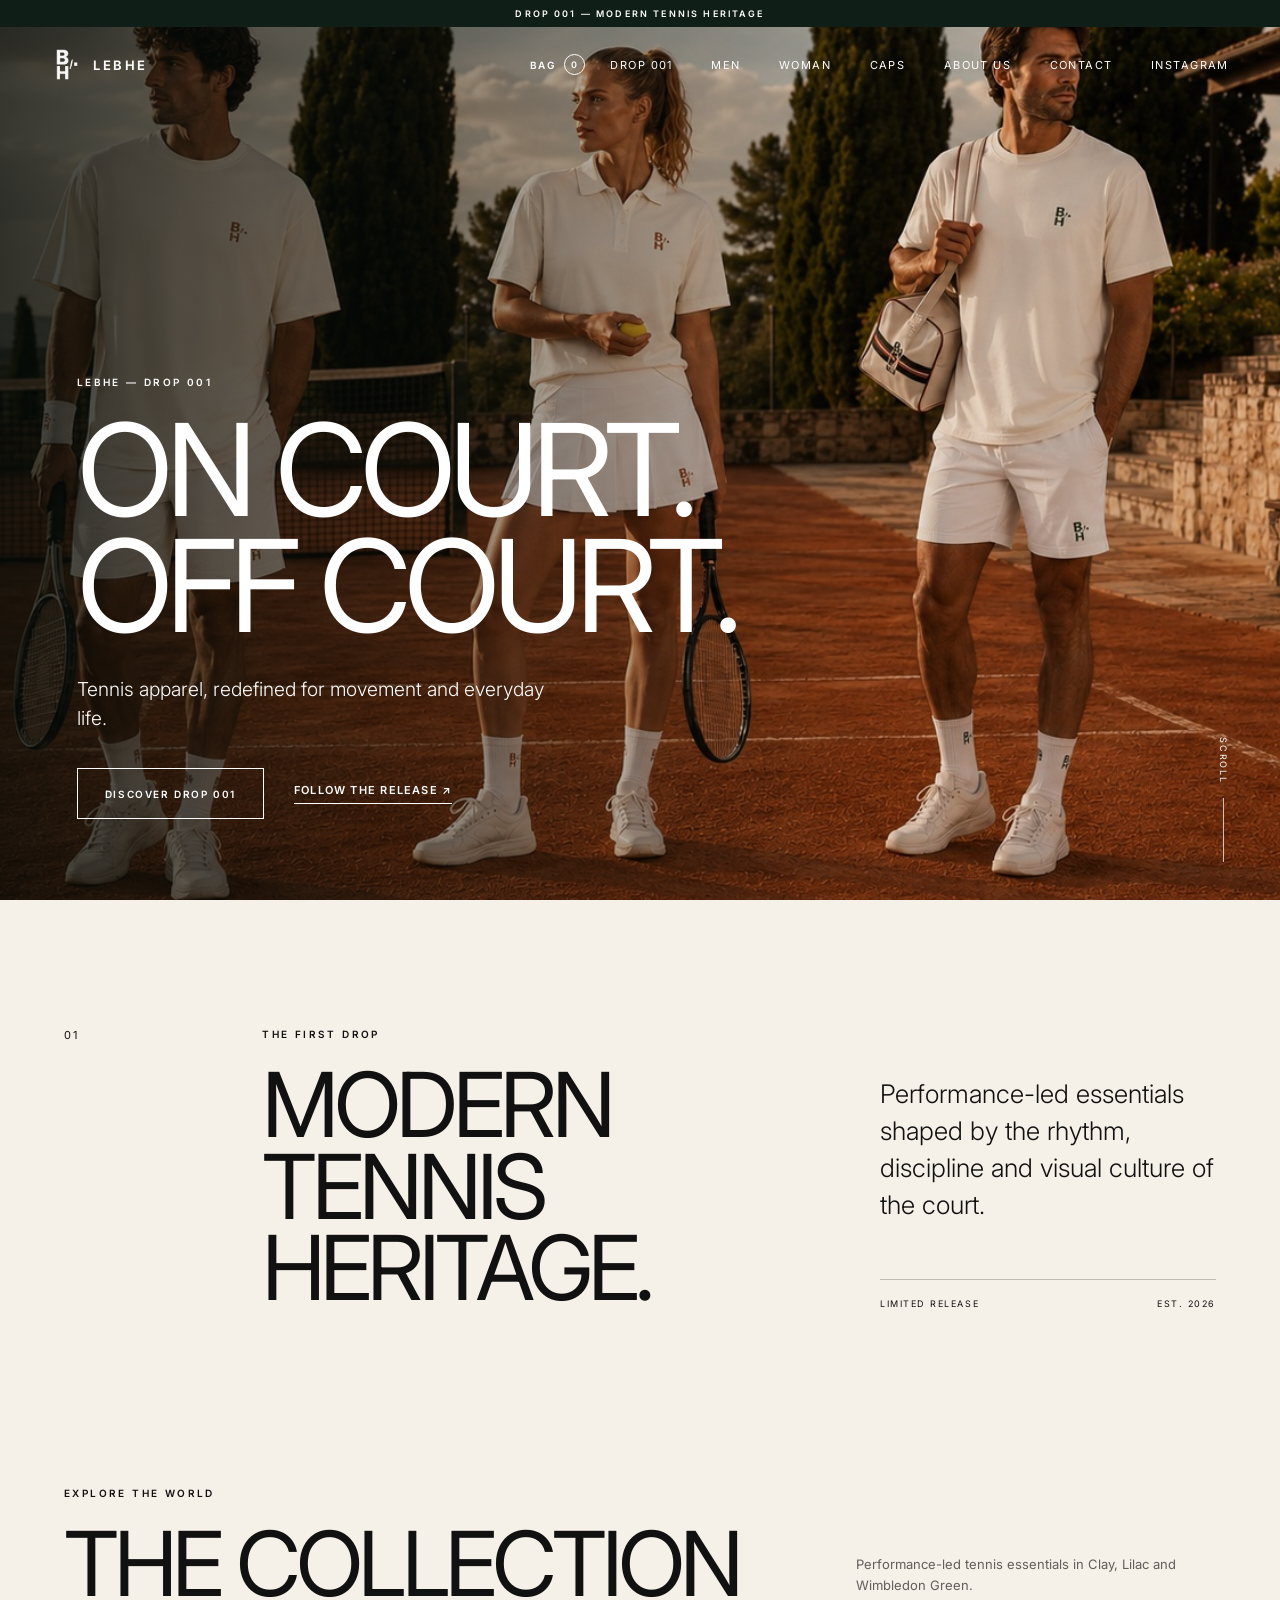
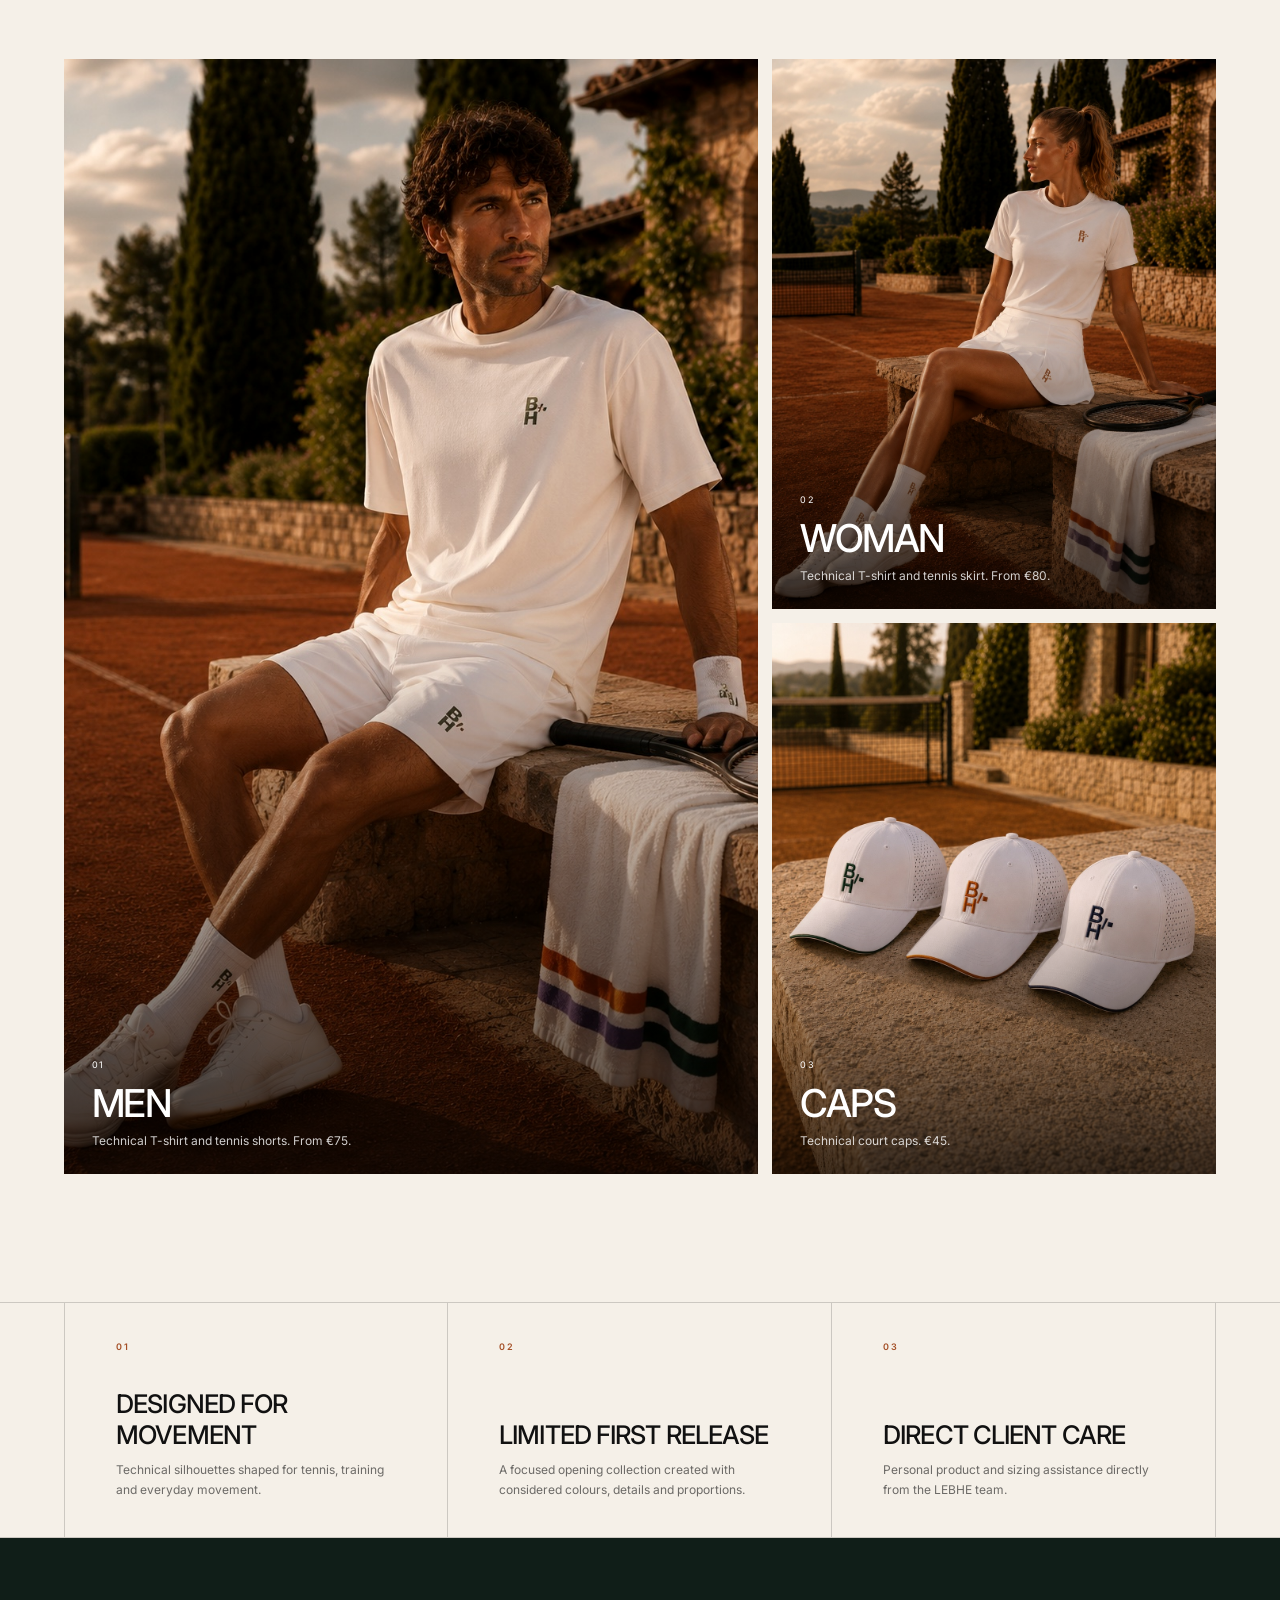
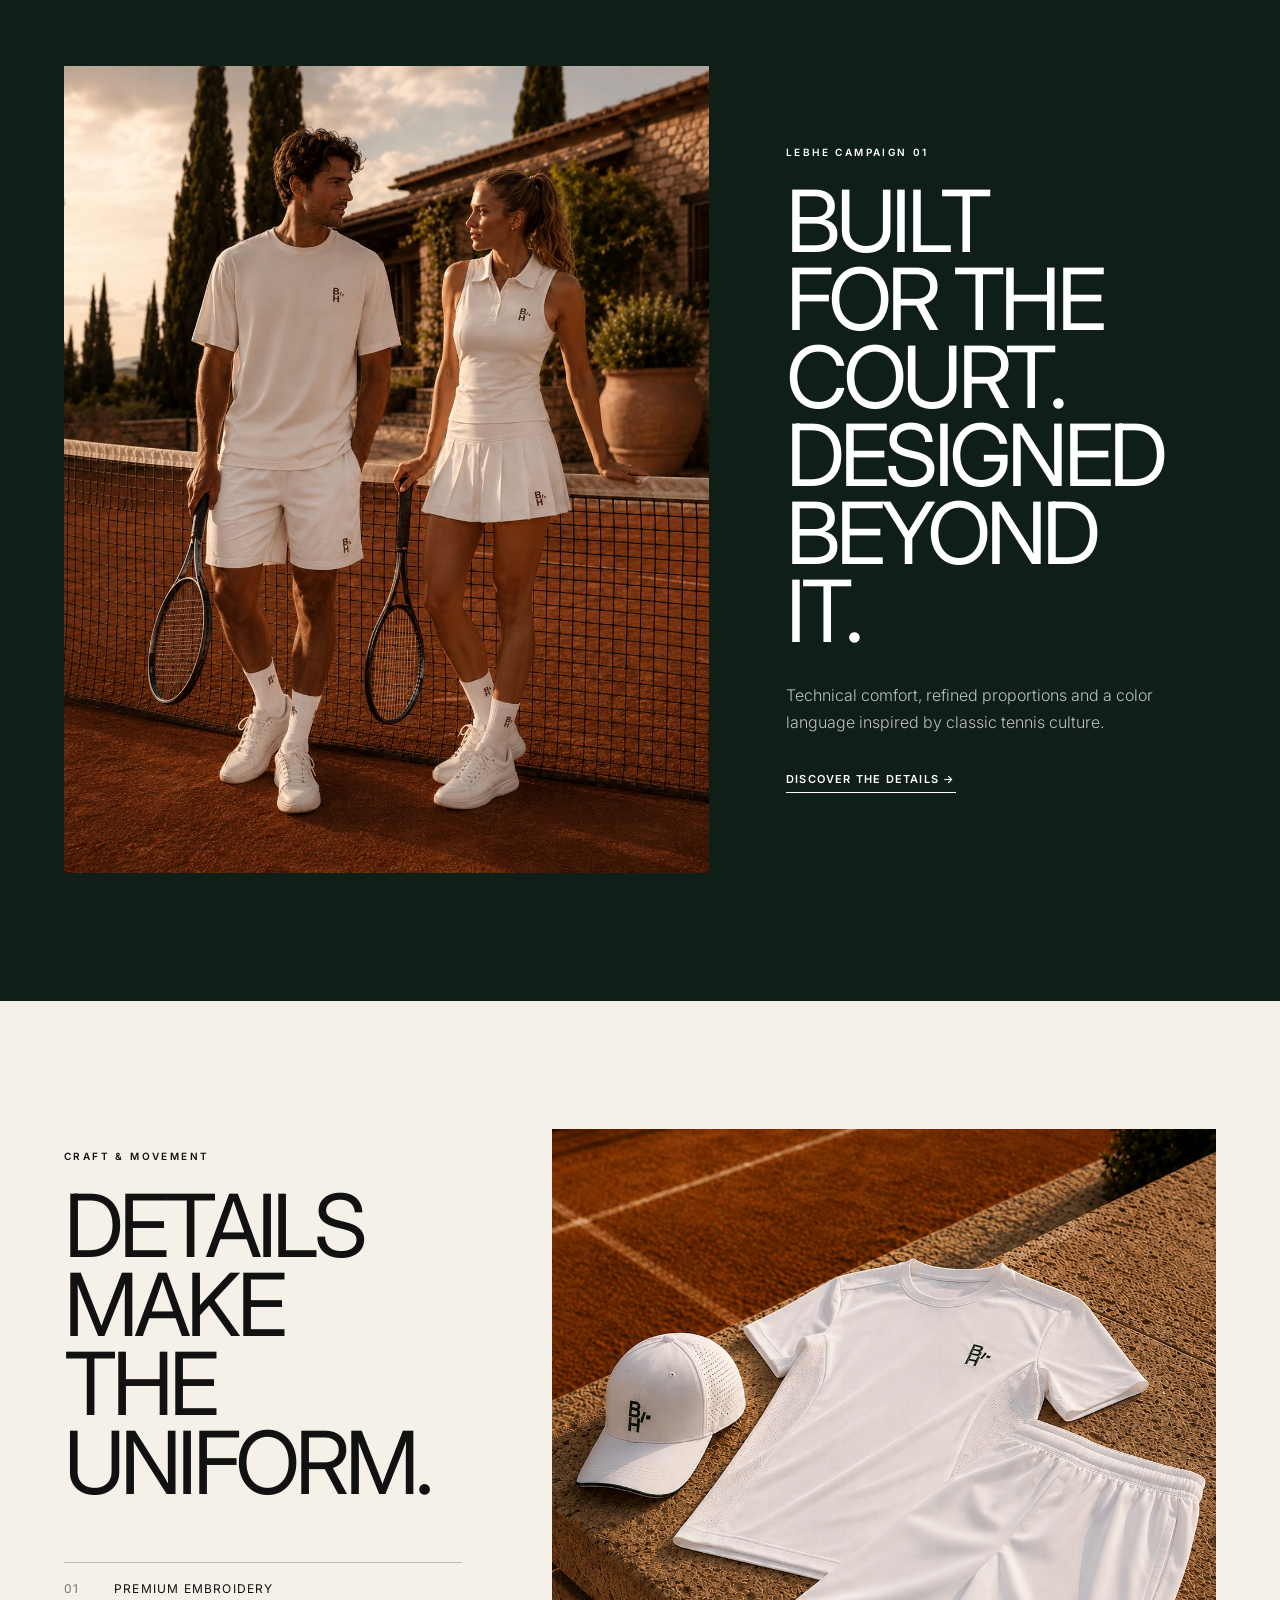
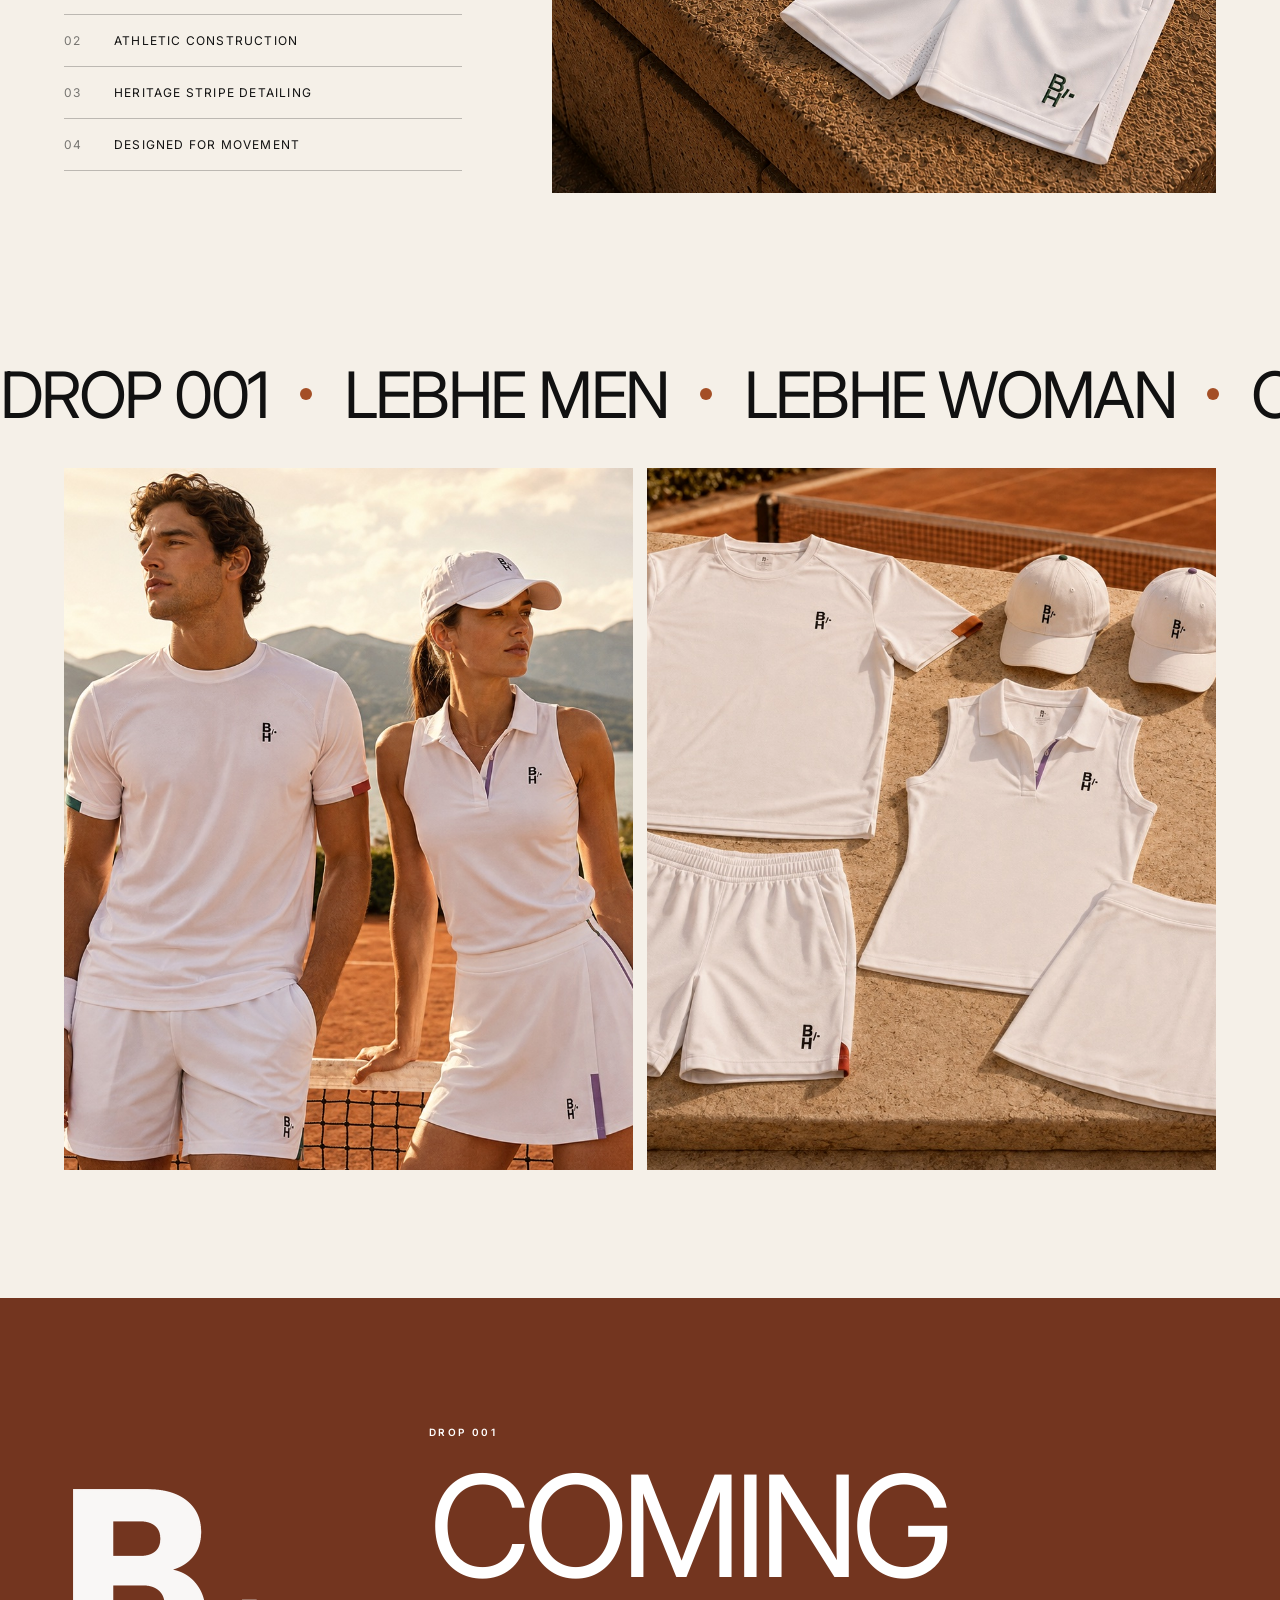
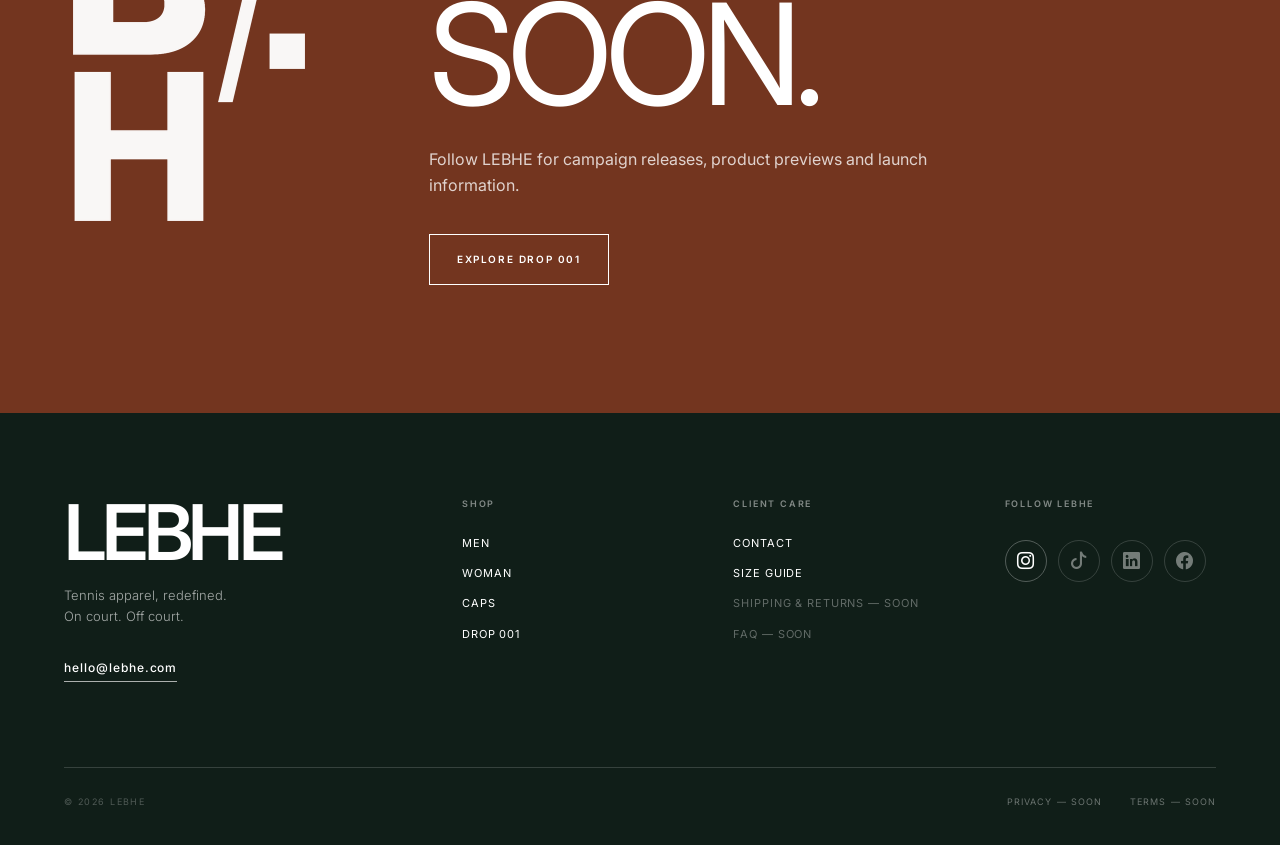
<file: index.html>
<!doctype html>
<html lang="en">
<head>
  <meta charset="utf-8">
  <meta name="viewport" content="width=device-width, initial-scale=1">
  <meta   name="description"   content="Explore LEBHE Drop 001 — technical tennis apparel designed for movement, performance and life beyond the court." >
  <meta name="theme-color" content="#101e18">
  <title>LEBHE — On Court. Off Court.</title>
  <link rel="icon" href="favicon.png">
  <link rel="stylesheet" href="styles.css">
  <script src="script.js" defer></script>
</head>
<body>
  <div class="announcement">   DROP 001 — MODERN TENNIS HERITAGE </div>

  <header class="site-header" id="siteHeader">
    <a class="brand" href="#top" aria-label="LEBHE, home">
      <img src="assets/bh-logo-white.png" alt="" class="brand-mark brand-mark--light">
      <img src="assets/bh-logo-black.png" alt="" class="brand-mark brand-mark--dark">
      <span>LEBHE</span>
    </a>

    <button class="menu-toggle" id="menuToggle" aria-expanded="false" aria-controls="siteNav">
      <span></span><span></span>
      <span class="sr-only">Open menu</span>
    </button>

    <nav class="site-nav" id="siteNav" aria-label="Main navigation">
 <a href="#collection">DROP 001</a>
<a href="men.html">MEN</a>
<a href="woman.html">WOMAN</a>
<a href="caps.html">CAPS</a>
  <a href="#story">ABOUT US</a>
  <a href="#contact">CONTACT</a>
  <a
    href="https://www.instagram.com/lebhe/"
    target="_blank"
    rel="noopener"
  >
    INSTAGRAM
  </a>
</nav>
  </header>

  <main id="top">
    <section class="hero">
      <div class="hero-media" aria-hidden="true"></div>
      <div class="hero-shade"></div>
      <div class="hero-content reveal">
        <p class="eyebrow">LEBHE — DROP 001</p>
        <h1>ON COURT.<br>OFF COURT.</h1>
        <p class="hero-copy">Tennis apparel, redefined for movement and everyday life.</p>
        <div class="hero-actions">
          <a class="button button--light" href="#collection">Discover Drop 001</a>
          <a class="text-link text-link--light" href="https://www.instagram.com/lebhe/" target="_blank" rel="noopener">Follow the release ↗</a>
        </div>
      </div>
      <a class="scroll-cue" href="#story" aria-label="Scroll to the next section">
        <span>Scroll</span><i></i>
      </a>
    </section>

    <section class="intro section" id="story">
      <div class="section-number reveal">01</div>
      <div class="intro-copy reveal">
        <p class="eyebrow">THE FIRST DROP</p>
        <h2>MODERN<br>TENNIS HERITAGE.</h2>
      </div>
      <div class="intro-text reveal">
        <p>Performance-led essentials shaped by the rhythm, discipline and visual culture of the court.</p>
        <div class="meta-row">
          <span>LIMITED RELEASE</span>
          <span>EST. 2026</span>
        </div>
      </div>
    </section>
    
    <section class="collection section" id="collection">
      <div class="section-heading reveal">
        <div>
          <p class="eyebrow">EXPLORE THE WORLD</p>
          <h2>THE COLLECTION</h2>
        </div>
        <p>   Performance-led tennis essentials in Clay, Lilac   and Wimbledon Green. </p>
      </div>

<div class="editorial-grid">

  <a
    class="image-card image-card--tall reveal"
    href="men.html"
    aria-label="Explore the LEBHE Men collection"
  >
    <img
      src="assets/hero-man.jpg"
      alt="LEBHE men’s tennis collection with technical shirt and shorts"
    >
    <div class="image-card-overlay">
      <span>01</span>
      <h3>MEN</h3>
      <p>Technical T-shirt and tennis shorts. From €75.</p>
    </div>
  </a>

  <a
    class="image-card reveal"
    href="woman.html"
    aria-label="Explore the LEBHE Woman collection"
  >
    <img
      src="assets/product-woman.jpg"
      alt="LEBHE women’s tennis collection with technical shirt and skirt"
    >
    <div class="image-card-overlay">
      <span>02</span>
      <h3>WOMAN</h3>
      <p>Technical T-shirt and tennis skirt. From €80.</p>
    </div>
  </a>

  <a
    class="image-card reveal"
    href="caps.html"
    aria-label="Explore the LEBHE Caps collection"
  >
    <img
      src="assets/caps.jpg"
      alt="LEBHE technical court caps in Wimbledon Green, Clay and Lilac"
    >
    <div class="image-card-overlay">
      <span>03</span>
      <h3>CAPS</h3>
      <p>Technical court caps. €45.</p>
    </div>
  </a>

</div>
    </section>
<section
  class="brand-pillars"
  aria-label="LEBHE brand principles"
>
  <article class="brand-pillar reveal">
    <span class="brand-pillar__number">01</span>

    <div>
      <h3>Designed for movement</h3>
      <p>
        Technical silhouettes shaped for tennis,
        training and everyday movement.
      </p>
    </div>
  </article>

  <article class="brand-pillar reveal">
    <span class="brand-pillar__number">02</span>

    <div>
      <h3>Limited first release</h3>
      <p>
        A focused opening collection created with
        considered colours, details and proportions.
      </p>
    </div>
  </article>

  <article class="brand-pillar reveal">
    <span class="brand-pillar__number">03</span>

    <div>
      <h3>Direct client care</h3>
      <p>
        Personal product and sizing assistance
        directly from the LEBHE team.
      </p>
    </div>
  </article>
</section>
    <section class="campaign section" id="campaign">
      <div class="campaign-image reveal">
        <img src="assets/campaign-couple.jpg" alt="Two models wearing LEBHE tennis outfits beside a tennis net">
      </div>
      <div class="campaign-copy reveal">
        <p class="eyebrow">LEBHE CAMPAIGN 01</p>
        <h2>BUILT FOR THE COURT.<br>DESIGNED BEYOND IT.</h2>
        <p>Technical comfort, refined proportions and a color language inspired by classic tennis culture.</p>
        <a class="text-link" href="#details">Discover the details →</a>
      </div>
    </section>

    <section class="details section" id="details">
      <div class="details-copy reveal">
        <p class="eyebrow">CRAFT & MOVEMENT</p>
        <h2>DETAILS MAKE<br>THE UNIFORM.</h2>
        <ul class="detail-list">
          <li><span>01</span>Premium embroidery</li>
          <li><span>02</span>Athletic construction</li>
          <li><span>03</span>Heritage stripe detailing</li>
          <li><span>04</span>Designed for movement</li>
        </ul>
      </div>
      <div class="details-image reveal">
        <img src="assets/details.jpg" alt="LEBHE court cap details with embroidery, stripes and technical fabric">
      </div>
    </section>


    <section class="lookbook">
  <div class="lookbook-track" aria-hidden="true">
    <span>DROP 001</span><i></i>
    <span>LEBHE MEN</span><i></i>
    <span>LEBHE WOMAN</span><i></i>
    <span>ON COURT. OFF COURT.</span><i></i>
    <span>MODERN TENNIS HERITAGE</span><i></i>
    <span>DROP 001</span><i></i>
    <span>LEBHE MEN</span><i></i>
    <span>LEBHE WOMAN</span>
  </div>
      <div class="lookbook-grid">
      
 <figure class="reveal">
  <img
    src="assets/collection-story-1.jpg"
    alt="LEBHE Drop 001 campaign featuring men’s and women’s tennis looks"
  >
</figure>

<figure class="reveal">
  <img
    src="assets/collection-story-2.jpg"
    alt="LEBHE Drop 001 technical tennis collection arranged beside a clay court"
  >
</figure>
      </div>
    </section>

    <section class="coming-soon section">
      <img class="coming-logo reveal" src="assets/bh-logo-white.png" alt="LEBHE BH monogram">
      <div class="coming-copy reveal">
        <p class="eyebrow">DROP 001</p>
        <h2>COMING SOON.</h2>
        <p>Follow LEBHE for campaign releases, product previews and launch information.</p>
        <a
  class="button button--light"
  href="#collection"
>
  Explore Drop 001
</a>
      </div>
    </section>
  </main>

 <footer class="site-footer site-footer--pro" id="contact">

  <div class="footer-brand-block">
    <p class="footer-wordmark">LEBHE</p>

    <p class="footer-tagline">
      Tennis apparel, redefined.<br>
      On court. Off court.
    </p>

    <a
      class="footer-email"
      href="mailto:hello@lebhe.com"
    >
      hello@lebhe.com
    </a>
  </div>

  <div class="footer-column">
    <p class="footer-heading">Shop</p>

    <a href="men.html">Men</a>
    <a href="woman.html">Woman</a>
    <a href="caps.html">Caps</a>
    <a href="#collection">Drop 001</a>
  </div>

  <div class="footer-column">
    <p class="footer-heading">Client care</p>

    <a href="mailto:hello@lebhe.com">Contact</a>

    <span class="footer-disabled">
      Size guide — Soon
    </span>

    <span class="footer-disabled">
      Shipping & returns — Soon
    </span>

    <span class="footer-disabled">
      FAQ — Soon
    </span>
  </div>

 <div class="footer-column">
  <p class="footer-heading">Follow LEBHE</p>

  <div
    class="social-icons"
    aria-label="LEBHE social media"
  >

    <a
      class="social-icon"
      href="https://www.instagram.com/lebhe/"
      target="_blank"
      rel="noopener"
      aria-label="Instagram"
      title="Instagram"
    >
      <i class="bi bi-instagram" aria-hidden="true"></i>
    </a>

    <span
      class="social-icon social-icon--disabled"
      aria-label="TikTok — coming soon"
      title="TikTok — Coming soon"
    >
      <i class="bi bi-tiktok" aria-hidden="true"></i>
    </span>

    <span
      class="social-icon social-icon--disabled"
      aria-label="LinkedIn — coming soon"
      title="LinkedIn — Coming soon"
    >
      <i class="bi bi-linkedin" aria-hidden="true"></i>
    </span>

    <span
      class="social-icon social-icon--disabled"
      aria-label="Facebook — coming soon"
      title="Facebook — Coming soon"
    >
      <i class="bi bi-facebook" aria-hidden="true"></i>
    </span>

  </div>
</div>
<div class="footer-bottom">

  <p class="copyright">
    © <span id="year"></span> LEBHE
  </p>

  <div class="footer-legal">
    <span>Privacy — Soon</span>
    <span>Terms — Soon</span>
  </div>

</div>

</footer>
  <div class="custom-cursor" aria-hidden="true"></div>
</body>
</html>
</file>
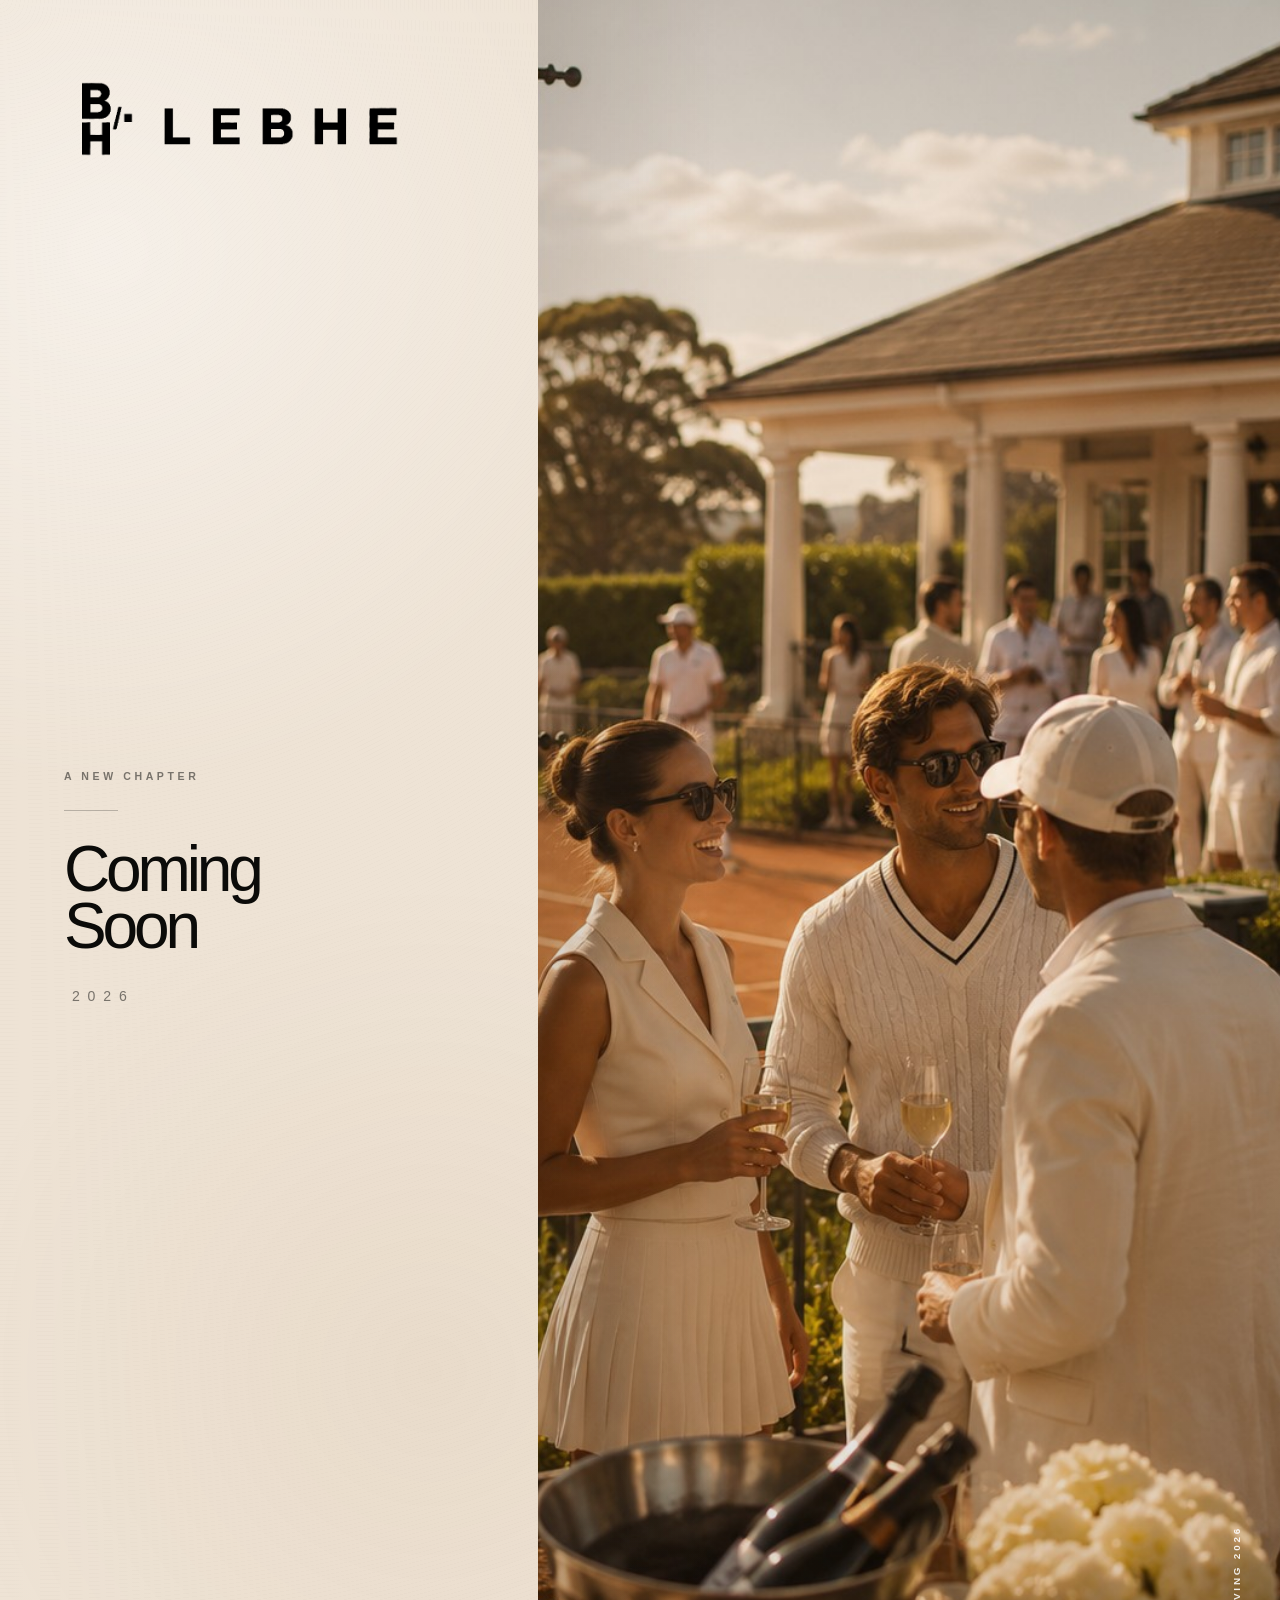
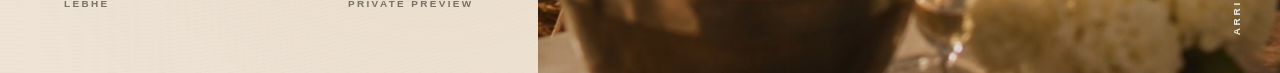
<file: docs/index.html>
<!DOCTYPE html>
<html lang="en">
<head>
  <meta charset="UTF-8">

  <meta
    name="viewport"
    content="width=device-width, initial-scale=1"
  >

  <meta
    name="robots"
    content="noindex, nofollow, noarchive"
  >

  <title>LEBHE — Coming Soon</title>

  <style>
    :root {
      --paper: #eee3d5;
      --paper-light: #f5ede3;
      --ink: #0b0b09;
      --muted: rgba(11, 11, 9, 0.52);
      --line: rgba(11, 11, 9, 0.24);
    }

    * {
      box-sizing: border-box;
    }

    html,
    body {
      margin: 0;
      width: 100%;
      min-height: 100%;
    }

    body {
      background: var(--paper);
      color: var(--ink);
      font-family: Arial, Helvetica, sans-serif;
    }

    .page {
      min-height: 100vh;
      min-height: 100svh;
      display: grid;
      grid-template-columns: minmax(360px, 42%) 1fr;
      background: var(--paper);
    }

    .panel {
      position: relative;
      z-index: 2;
      min-height: 100vh;
      min-height: 100svh;
      display: flex;
      flex-direction: column;
      padding: clamp(32px, 5vw, 76px);
      overflow: hidden;

      background:
        radial-gradient(
          circle at 20% 15%,
          rgba(255, 255, 255, 0.48),
          transparent 36%
        ),
        radial-gradient(
          circle at 80% 82%,
          rgba(172, 127, 77, 0.08),
          transparent 34%
        ),
        var(--paper);
    }

    .panel::after {
      content: "";
      position: absolute;
      inset: 0;
      pointer-events: none;
      opacity: 0.18;

      background-image:
        repeating-radial-gradient(
          circle at 0 0,
          rgba(0, 0, 0, 0.08) 0,
          rgba(0, 0, 0, 0.08) 0.55px,
          transparent 0.7px,
          transparent 4px
        );
    }

    .brand,
    .message,
    .footer {
      position: relative;
      z-index: 1;
    }

    .brand {
      display: flex;
      align-items: center;
      justify-content: flex-start;
    }

    .logo {
      display: block;
      width: min(360px, 86%);
      height: auto;
    }

    .message {
      width: 100%;
      max-width: 470px;
      margin: auto 0;
      padding: clamp(58px, 9vh, 110px) 0;
    }

    .eyebrow {
      margin: 0 0 28px;
      color: var(--muted);
      font-size: 0.66rem;
      font-weight: 600;
      letter-spacing: 0.34em;
      text-transform: uppercase;
    }

    .rule {
      width: 54px;
      height: 1px;
      margin-bottom: 30px;
      background: var(--line);
    }

    h1 {
      max-width: 390px;
      margin: 0;

      font-size: clamp(2.6rem, 5vw, 5.7rem);
      font-weight: 500;
      line-height: 0.9;
      letter-spacing: -0.065em;
    }

    .year {
      margin: 32px 0 0;
      color: var(--muted);
      font-size: 0.88rem;
      font-weight: 500;
      letter-spacing: 0.56em;
      text-indent: 0.56em;
    }

    .footer {
      display: flex;
      align-items: center;
      justify-content: space-between;
      gap: 20px;

      color: var(--muted);
      font-size: 0.62rem;
      font-weight: 600;
      letter-spacing: 0.24em;
      text-transform: uppercase;
    }

    .visual {
      position: relative;
      min-height: 100vh;
      min-height: 100svh;
      overflow: hidden;
      background: #a77a4e;
    }

    .visual img {
      width: 100%;
      height: 100%;
      min-height: 100vh;
      min-height: 100svh;
      display: block;
      object-fit: cover;
      object-position: center 48%;
      transform: scale(1.015);
    }

    .visual::before {
      content: "";
      position: absolute;
      z-index: 1;
      inset: 0;
      pointer-events: none;

      background:
        linear-gradient(
          90deg,
          rgba(32, 21, 11, 0.15),
          transparent 24%
        ),
        linear-gradient(
          180deg,
          rgba(20, 13, 7, 0.08),
          transparent 38%,
          rgba(20, 13, 7, 0.14)
        );
    }

    .visual-label {
      position: absolute;
      z-index: 2;
      right: clamp(24px, 3vw, 48px);
      bottom: clamp(24px, 3vw, 48px);

      color: rgba(255, 255, 255, 0.88);
      font-size: 0.62rem;
      font-weight: 600;
      letter-spacing: 0.28em;
      text-transform: uppercase;
      writing-mode: vertical-rl;
      transform: rotate(180deg);
    }

    @media (max-width: 760px) {
      .page {
        grid-template-columns: 1fr;
        grid-template-rows: 56svh auto;
      }

      .visual {
        grid-row: 1;
        min-height: 56svh;
      }

      .visual img {
        min-height: 56svh;
        object-position: center 45%;
      }

      .panel {
        grid-row: 2;
        min-height: 44svh;
        padding: 30px 24px 28px;
      }

      .brand {
        justify-content: center;
      }

      .logo {
        width: min(330px, 88vw);
      }

      .message {
        margin: 0 auto;
        padding: 50px 0 54px;
        text-align: center;
      }

      .rule {
        margin-right: auto;
        margin-left: auto;
      }

      h1 {
        max-width: none;
        font-size: clamp(2.8rem, 15vw, 4.7rem);
      }

      .footer {
        justify-content: center;
      }

      .footer span:last-child {
        display: none;
      }

      .visual-label {
        right: 18px;
        bottom: 20px;
      }
    }
  </style>
</head>

<body>
  <main class="page">
    <section class="panel">
      <header class="brand">
        <img
          class="logo"
          src="./logo.png"
          alt="LEBHE"
        >
      </header>

      <div class="message">
        <p class="eyebrow">A new chapter</p>
        <div class="rule" aria-hidden="true"></div>

        <h1>Coming<br>Soon</h1>
        <p class="year">2026</p>
      </div>

      <footer class="footer">
        <span>LEBHE</span>
        <span>Private preview</span>
      </footer>
    </section>

    <section class="visual" aria-label="LEBHE atmosphere">
      <img
        src="./hero.jpg"
        alt=""
      >

      <span class="visual-label">Arriving 2026</span>
    </section>
  </main>
</body>
</html>
</file>
<file: styles.css>
@import url('https://fonts.googleapis.com/css2?family=Inter:wght@300;400;500;600;700&display=swap');
@import url("https://cdn.jsdelivr.net/npm/bootstrap-icons@1.13.1/font/bootstrap-icons.min.css");

:root {
  --ivory: #f5f0e8;
  --cream: #e8ddd0;
  --clay: #a44f26;
  --deep-clay: #73351f;
  --green: #101e18;
  --navy: #1d2a42;
  --burgundy: #8b2f35;
  --charcoal: #111111;
  --white: #ffffff;
  --header-h: 76px;
}

* { box-sizing: border-box; }
html { scroll-behavior: smooth; }
body {
  margin: 0;
  background: var(--ivory);
  color: var(--charcoal);
  font-family: Inter, Helvetica, Arial, sans-serif;
  -webkit-font-smoothing: antialiased;
}
body.menu-open { overflow: hidden; }
img { display: block; width: 100%; }
a { color: inherit; text-decoration: none; }
button { font: inherit; }
.sr-only {
  position: absolute; width: 1px; height: 1px; padding: 0; margin: -1px;
  overflow: hidden; clip: rect(0,0,0,0); white-space: nowrap; border: 0;
}

.announcement {
  position: fixed; top: 0; inset-inline: 0; z-index: 100;
  height: 27px; display: grid; place-items: center;
  background: var(--green); color: var(--white);
  font-size: 9px; letter-spacing: .24em; font-weight: 600;
}
.site-header {
  position: fixed; top: 27px; inset-inline: 0; z-index: 90;
  height: var(--header-h); padding: 0 4vw;
  display: flex; align-items: center; justify-content: space-between;
  color: var(--white); transition: background .35s, color .35s, border-color .35s;
  border-bottom: 1px solid transparent;
}
.site-header.scrolled {
  background: rgba(245,240,232,.94); color: var(--charcoal);
  border-color: rgba(17,17,17,.14); backdrop-filter: blur(12px);
}
.brand { display: flex; align-items: center; gap: 11px; font-weight: 650; letter-spacing: .19em; font-size: 13px; }
.brand-mark { width: 31px; height: 31px; object-fit: contain; }
.brand-mark--dark { display: none; }
.site-header.scrolled .brand-mark--light { display: none; }
.site-header.scrolled .brand-mark--dark { display: block; }
.site-nav { display: flex; gap: clamp(22px, 3vw, 48px); font-size: 11px; text-transform: uppercase; letter-spacing: .13em; }
.site-nav a { position: relative; padding: 10px 0; }
.site-nav a::after { content:""; position:absolute; left:0; right:100%; bottom:4px; height:1px; background:currentColor; transition:right .3s; }
.site-nav a:hover::after { right:0; }
.menu-toggle { display: none; border: 0; background: transparent; color: inherit; width: 44px; height: 44px; cursor: pointer; }
.menu-toggle span:not(.sr-only) { display: block; width: 22px; height: 1px; margin: 6px auto; background: currentColor; transition: transform .3s; }

.hero { position: relative; min-height: 100svh; overflow: hidden; color: var(--white); }
.hero-media {
  position: absolute; inset: 0;
  background-image: url('assets/hero-woman.jpg');
  background-size: cover; background-position: center 30%;
  transform: scale(1.04); animation: heroDrift 16s ease-in-out infinite alternate;
}
@keyframes heroDrift { to { transform: scale(1.09) translate3d(0,-1%,0); } }
.hero-shade { position:absolute; inset:0; background: linear-gradient(90deg, rgba(5,11,8,.78) 0%, rgba(5,11,8,.35) 43%, rgba(5,11,8,.08) 70%); }
.hero-content {
  position: relative; z-index: 2; min-height: 100svh;
  padding: calc(var(--header-h) + 108px) 6vw 9vh;
  display: flex; flex-direction: column; justify-content: flex-end; align-items: flex-start;
}
.eyebrow { margin: 0 0 24px; font-size: 10px; font-weight: 600; letter-spacing: .24em; text-transform: uppercase; }
.hero h1, .section h2, .coming-soon h2 {
  margin: 0; font-weight: 400; line-height: .91; letter-spacing: -.055em; text-transform: uppercase;
}
.hero h1 { font-size: clamp(64px, 10vw, 155px); max-width: 1000px; }
.hero-copy { max-width: 470px; margin: 30px 0 0; font-size: clamp(15px,1.5vw,20px); line-height: 1.55; font-weight: 300; }
.hero-actions { display: flex; align-items: center; gap: 30px; margin-top: 34px; }
.button { display: inline-flex; justify-content: center; align-items: center; min-height: 51px; padding: 0 27px; border: 1px solid currentColor; font-size: 10px; font-weight: 600; letter-spacing: .16em; text-transform: uppercase; transition: background .25s, color .25s; }
.button--light { color: var(--white); }
.button--light:hover { background: var(--white); color: var(--charcoal); }
.text-link { display:inline-block; padding-bottom:6px; border-bottom:1px solid currentColor; font-size:11px; font-weight:600; letter-spacing:.11em; text-transform:uppercase; }
.text-link--light { color:var(--white); }
.scroll-cue { position:absolute; z-index:2; right:4vw; bottom:38px; display:flex; align-items:center; gap:14px; font-size:9px; letter-spacing:.2em; text-transform:uppercase; writing-mode:vertical-rl; }
.scroll-cue i { display:block; height:64px; width:1px; background:rgba(255,255,255,.7); }

.section { padding: clamp(90px, 10vw, 160px) 5vw; }
.intro { display:grid; grid-template-columns: .35fr 1.35fr .8fr; gap:4vw; align-items:start; }
.section-number { font-size:11px; letter-spacing:.18em; }
.intro h2, .section-heading h2, .campaign h2, .details h2 { font-size: clamp(48px, 7vw, 108px); }
.intro-text { align-self:end; max-width:420px; }
.intro-text > p { font-size: clamp(18px,2vw,26px); line-height:1.45; font-weight:300; }
.meta-row { display:flex; justify-content:space-between; gap:20px; margin-top:55px; padding-top:18px; border-top:1px solid rgba(17,17,17,.24); font-size:9px; letter-spacing:.17em; }

.collection { padding-top: 50px; }
.section-heading { display:flex; align-items:end; justify-content:space-between; gap:40px; margin-bottom:55px; }
.section-heading h2 { margin-top:0; }
.section-heading > p { max-width:360px; margin:0 0 8px; line-height:1.6; font-size:13px; color:rgba(17,17,17,.65); }
.editorial-grid { display:grid; grid-template-columns:1.22fr .78fr; grid-template-rows:repeat(2, minmax(320px, 43vw)); gap:14px; }
.image-card { position:relative; overflow:hidden; background:#d9d0c6; }
.image-card--tall { grid-row:1 / 3; }
.image-card img { height:100%; object-fit:cover; transition:transform .8s cubic-bezier(.2,.75,.2,1); }
.image-card:hover img { transform:scale(1.035); }
.image-card::after { content:""; position:absolute; inset:0; background:linear-gradient(180deg,transparent 50%,rgba(0,0,0,.7)); }
.image-card-overlay { position:absolute; z-index:2; inset:auto 28px 26px; color:var(--white); }
.image-card-overlay span { font-size:9px; letter-spacing:.16em; }
.image-card-overlay h3 { margin:8px 0 7px; font-size:clamp(28px,3vw,52px); font-weight:500; letter-spacing:-.04em; }
.image-card-overlay p { margin:0; font-size:12px; opacity:.8; }

.campaign { background:var(--green); color:var(--white); display:grid; grid-template-columns:1.2fr .8fr; gap:6vw; align-items:center; }
.campaign-image { min-height:740px; overflow:hidden; }
.campaign-image img { height:100%; min-height:740px; object-fit:cover; object-position:center 30%; transition:transform 1s ease; }
.campaign-image:hover img { transform:scale(1.02); }
.campaign-copy { padding-right:4vw; }
.campaign-copy h2 { font-size:clamp(52px,6.7vw,104px); }
.campaign-copy > p:not(.eyebrow) { max-width:490px; margin:32px 0; line-height:1.65; color:rgba(255,255,255,.72); font-weight:300; }

.details { display:grid; grid-template-columns:.75fr 1.25fr; gap:7vw; align-items:center; }
.details h2 { font-size:clamp(52px,6.8vw,105px); }
.detail-list { list-style:none; padding:0; margin:60px 0 0; border-top:1px solid rgba(17,17,17,.25); }
.detail-list li { display:grid; grid-template-columns:50px 1fr; padding:18px 0; border-bottom:1px solid rgba(17,17,17,.25); font-size:12px; letter-spacing:.1em; text-transform:uppercase; }
.detail-list span { opacity:.55; }
.details-image { overflow:hidden; }
.details-image img { aspect-ratio:1/1; object-fit:cover; transition:transform 1s ease; }
.details-image:hover img { transform:scale(1.025); }

.lookbook { overflow:hidden; padding:0 0 clamp(90px,10vw,150px); }
.lookbook-track { width:max-content; display:flex; align-items:center; gap:32px; padding:35px 0; animation:marquee 30s linear infinite; font-size:clamp(30px,5vw,82px); letter-spacing:-.04em; white-space:nowrap; }
.lookbook-track i { width:12px; height:12px; background:var(--clay); border-radius:50%; }
@keyframes marquee { to { transform:translateX(-50%); } }
.lookbook-grid { display:grid; grid-template-columns:1fr 1fr; gap:14px; padding:0 5vw; }
.lookbook-grid figure { margin:0; overflow:hidden; height:min(78vh,900px); }
.lookbook-grid img { height:100%; object-fit:cover; transition:transform .8s ease; }
.lookbook-grid figure:hover img { transform:scale(1.03); }

.coming-soon { min-height:78vh; background:var(--deep-clay); color:var(--white); display:grid; grid-template-columns:.35fr 1fr; align-items:center; gap:7vw; }
.coming-logo { max-width:250px; opacity:.92; }
.coming-copy h2 { font-size:clamp(74px,11vw,175px); }
.coming-copy > p:not(.eyebrow) { max-width:500px; line-height:1.65; opacity:.78; margin:28px 0 35px; }

.site-footer { padding:65px 5vw 45px; background:var(--charcoal); color:var(--white); display:grid; grid-template-columns:1.2fr 1fr auto; gap:40px; align-items:end; }
.footer-wordmark { margin:0 0 12px; font-size:clamp(46px,6vw,90px); font-weight:600; letter-spacing:-.05em; }
.site-footer > div:first-child > p:last-child { margin:0; font-size:12px; opacity:.55; }
.footer-links { display:grid; grid-template-columns:repeat(2,minmax(110px,1fr)); gap:17px 35px; font-size:10px; letter-spacing:.14em; text-transform:uppercase; }
.copyright { margin:0; font-size:9px; letter-spacing:.16em; opacity:.55; }

.reveal { opacity:0; transform:translateY(28px); transition:opacity .8s ease, transform .8s cubic-bezier(.2,.75,.25,1); }
.reveal.visible { opacity:1; transform:none; }

@media (max-width: 850px) {
  :root { --header-h: 64px; }
  .site-header { padding:0 20px; }
  .menu-toggle { display:block; z-index:2; }
  .site-nav {
    position:fixed; inset:27px 0 0; background:var(--ivory); color:var(--charcoal);
    display:flex; flex-direction:column; justify-content:center; align-items:center; gap:28px;
    transform:translateY(-110%); transition:transform .4s cubic-bezier(.2,.75,.2,1);
    font-size:15px;
  }
  .site-nav.open { transform:none; }
  .site-header:not(.scrolled) .brand-mark--light { display:block; }
  .site-header:not(.scrolled) .brand-mark--dark { display:none; }
  .site-header.menu-active { color:var(--charcoal); }
  .site-header.menu-active .brand-mark--light { display:none; }
  .site-header.menu-active .brand-mark--dark { display:block; }
  .site-header.menu-active .menu-toggle span:first-child { transform:translateY(3.5px) rotate(45deg); }
  .site-header.menu-active .menu-toggle span:nth-child(2) { transform:translateY(-3.5px) rotate(-45deg); }
  .hero-content { padding-inline:24px; padding-bottom:70px; }
  .hero h1 { font-size:clamp(56px,17vw,90px); }
  .hero-shade { background:linear-gradient(0deg,rgba(5,11,8,.82) 0%,rgba(5,11,8,.16) 70%); }
  .hero-media { background-position:60% center; }
  .hero-actions { flex-direction:column; align-items:flex-start; gap:22px; }
  .scroll-cue { display:none; }
  .section { padding:88px 22px; }
  .intro { grid-template-columns:1fr; gap:28px; }
  .section-number { display:none; }
  .intro-text { max-width:none; }
  .section-heading { align-items:flex-start; flex-direction:column; margin-bottom:34px; }
  .editorial-grid { grid-template-columns:1fr; grid-template-rows:none; }
  .image-card, .image-card--tall { min-height:65vh; grid-row:auto; }
  .campaign { grid-template-columns:1fr; gap:55px; }
  .campaign-image, .campaign-image img { min-height:70vh; }
  .campaign-copy { padding:0; }
  .details { grid-template-columns:1fr; gap:55px; }
  .details-copy { order:2; }
  .details-image { order:1; }
  .lookbook-grid { grid-template-columns:1fr; padding:0 12px; }
  .lookbook-grid figure { height:75vh; }
  .coming-soon { grid-template-columns:1fr; text-align:left; }
  .coming-logo { max-width:140px; }
  .site-footer { grid-template-columns:1fr; align-items:start; }
  .copyright { margin-top:20px; }
}/* Cápsulas de color */
.capsules {
  padding-top: 45px;
  background: var(--cream);
}

.capsule-grid {
  display: grid;
  grid-template-columns: repeat(2, minmax(0, 1fr));
  gap: 14px;
}

.capsule-card {
  --accent: var(--clay);

  position: relative;
  aspect-ratio: 4 / 5;
  overflow: hidden;
  background: #d8d0c6;
  color: var(--white);
}

.capsule-card[data-accent="orange"] {
  --accent: #b95a2c;
}

.capsule-card[data-accent="lilac"] {
  --accent: #9b86b8;
}

.capsule-card[data-accent="green"] {
  --accent: #123f2b;
}

.capsule-card::after {
  content: "";
  position: absolute;
  inset: 0;
  background:
    linear-gradient(
      180deg,
      transparent 48%,
      rgba(0, 0, 0, 0.72) 100%
    );
}

.capsule-card img {
  height: 100%;
  object-fit: cover;
  transition: transform 1s cubic-bezier(.2, .75, .2, 1);
}

.capsule-card:hover img {
  transform: scale(1.035);
}

.capsule-card__content {
  position: absolute;
  right: 28px;
  bottom: 26px;
  left: 28px;
  z-index: 2;
}

.capsule-card__content span {
  display: flex;
  align-items: center;
  gap: 10px;
  font-size: 9px;
  letter-spacing: 0.17em;
}

.capsule-card__content span::before {
  content: "";
  width: 9px;
  height: 9px;
  border-radius: 50%;
  background: var(--accent);
}

.capsule-card__content h3 {
  margin: 10px 0 0;
  font-size: clamp(30px, 4vw, 62px);
  font-weight: 400;
  letter-spacing: -0.045em;
}

@media (max-width: 850px) {
  .capsule-grid {
    grid-template-columns: 1fr;
  }

  .capsule-card {
    min-height: 68vh;
    aspect-ratio: auto;
  }
}/* Acabado editorial */
body {
  overflow-x: hidden;
}

::selection {
  background: var(--clay);
  color: var(--white);
}

section[id],
article[id],
footer[id] {
  scroll-margin-top: 110px;
}

h1,
h2,
h3 {
  text-wrap: balance;
}

a:focus-visible,
button:focus-visible {
  outline: 1px solid currentColor;
  outline-offset: 5px;
}

.image-card img,
.capsule-card img,
.campaign-image img,
.details-image img,
.lookbook-grid img {
  filter: saturate(0.94) contrast(1.025);
}
/* Cursor circular */
.custom-cursor {
  position: fixed;
  top: 0;
  left: 0;
  z-index: 9999;

  width: 18px;
  height: 18px;

  border: 1px solid #ffffff;
  border-radius: 50%;
  background: transparent;

  opacity: 0;
  pointer-events: none;
  mix-blend-mode: difference;

  transform: translate(-50%, -50%);

  transition:
    width 220ms ease,
    height 220ms ease,
    background-color 220ms ease,
    opacity 160ms ease;
}

.custom-cursor.is-visible {
  opacity: 1;
}

.custom-cursor.is-hovering {
  width: 52px;
  height: 52px;
  background-color: #ffffff;
}

/* Ocultar el cursor tradicional solo en ordenador */
@media (hover: hover) and (pointer: fine) {
  body,
  a,
  button {
    cursor: none;
  }
}

/* No mostrar el cursor personalizado en móvil o tablet */
@media (hover: none), (pointer: coarse) {
  .custom-cursor {
    display: none;
  }
}


/* Highlight elegante del menú */
.site-nav a {
  position: relative;
  display: inline-block;

  transition:
    opacity 220ms ease,
    transform 220ms ease,
    color 220ms ease;
}

.site-nav a::after {
  content: "";
  position: absolute;

  right: 100%;
  bottom: -5px;
  left: 0;

  height: 1px;
  background: currentColor;

  transition: right 280ms cubic-bezier(0.22, 1, 0.36, 1);
}

.site-nav a:hover {
  color: var(--clay, #b45c36);
  transform: translateY(-2px);
}

.site-nav a:hover::after {
  right: 0;
}

/* En la cabecera transparente se mantiene un contraste claro */
.site-header:not(.scrolled) .site-nav a:hover {
  color: #ffffff;
}
/* Colecciones LEBHE Men y LEBHE Woman */
.gender-collections {
  padding: 80px 24px;
  background: #f4f1ea;
}

.gender-collection {
  max-width: 1500px;
  margin: 0 auto 120px;
}

.gender-collection:last-child {
  margin-bottom: 0;
}

.gender-collection .section-heading {
  margin-bottom: 32px;
}

.gender-collection .section-heading h2 {
  margin: 8px 0 0;
  font-size: clamp(42px, 7vw, 100px);
  font-weight: 400;
  line-height: 0.95;
  letter-spacing: -0.05em;
}

/* Tres colores por colección */
.set-grid {
  display: grid;
  grid-template-columns: repeat(3, minmax(0, 1fr));
  gap: 14px;
}

.set-card {
  position: relative;
  aspect-ratio: 4 / 5;
  overflow: hidden;
  background: #d9d4cc;
  color: #ffffff;
}

.set-card::after {
  content: "";
  position: absolute;
  inset: 0;
  background:
    linear-gradient(
      180deg,
      transparent 48%,
      rgba(0, 0, 0, 0.72) 100%
    );
  pointer-events: none;
}

.set-card img {
  width: 100%;
  height: 100%;
  display: block;
  object-fit: cover;

  transition:
    transform 900ms cubic-bezier(0.22, 1, 0.36, 1),
    filter 500ms ease;
}

.set-card:hover img {
  transform: scale(1.035);
  filter: brightness(0.94);
}

.set-card__label {
  position: absolute;
  right: 24px;
  bottom: 24px;
  left: 24px;
  z-index: 2;
}

.set-card__label span {
  display: flex;
  align-items: center;
  gap: 9px;

  font-size: 10px;
  letter-spacing: 0.16em;
}

.set-card__label span::before {
  content: "";
  width: 9px;
  height: 9px;
  border-radius: 50%;
  background: #ffffff;
}

/* Color identificativo de cada set */
.set-card[data-color="orange"] .set-card__label span::before {
  background: #b95b32;
}

.set-card[data-color="lilac"] .set-card__label span::before {
  background: #665078;
}

.set-card[data-color="green"] .set-card__label span::before {
  background: #153d2d;
}

.set-card__label h3 {
  margin: 10px 0 0;
  font-size: clamp(24px, 3vw, 46px);
  font-weight: 400;
  line-height: 1;
  letter-spacing: -0.035em;
}

/* Tablet */
@media (max-width: 1000px) {
  .set-grid {
    grid-template-columns: repeat(2, minmax(0, 1fr));
  }
}

/* Móvil */
@media (max-width: 650px) {
  .gender-collections {
    padding: 60px 14px;
  }

  .gender-collection {
    margin-bottom: 80px;
  }

  .set-grid {
    grid-template-columns: 1fr;
  }

  .set-card {
    min-height: 68vh;
    aspect-ratio: auto;
  }
}
@media (prefers-reduced-motion: reduce) {
  html { scroll-behavior:auto; }
  *, *::before, *::after { animation-duration:.01ms !important; animation-iteration-count:1 !important; transition-duration:.01ms !important; }
}
/* Professional LEBHE footer */

.site-footer.site-footer--pro {
  display: grid;
  grid-template-columns:
    minmax(280px, 1.6fr)
    repeat(3, minmax(130px, 1fr));

  gap: 60px;
  align-items: start;

  padding: 85px 5vw 38px;

  background: var(--green);
  color: var(--white);
}

.site-footer--pro .footer-brand-block {
  max-width: 420px;
}

.site-footer--pro .footer-wordmark {
  margin: 0 0 18px;

  font-size: clamp(52px, 6vw, 94px);
  font-weight: 600;
  line-height: 0.9;
  letter-spacing: -0.055em;
}

.site-footer--pro .footer-tagline {
  margin: 0 0 28px;

  font-size: 13px;
  font-weight: 300;
  line-height: 1.65;

  color: rgba(255, 255, 255, 0.62);
}

.site-footer--pro .footer-email {
  display: inline-block;

  padding-bottom: 6px;

  border-bottom: 1px solid rgba(255, 255, 255, 0.65);

  font-size: 12px;
  font-weight: 500;
  letter-spacing: 0.08em;

  transition:
    color 220ms ease,
    border-color 220ms ease;
}

.site-footer--pro .footer-email:hover {
  color: var(--clay);
  border-color: var(--clay);
}

.footer-column {
  display: flex;
  flex-direction: column;
  align-items: flex-start;
  gap: 15px;
}

.footer-heading {
  margin: 0 0 12px;

  font-size: 9px;
  font-weight: 600;
  letter-spacing: 0.2em;
  text-transform: uppercase;

  color: rgba(255, 255, 255, 0.48);
}

.footer-column a,
.footer-column span {
  font-size: 11px;
  line-height: 1.4;
  letter-spacing: 0.08em;
  text-transform: uppercase;
}

.footer-column a {
  transition:
    color 220ms ease,
    transform 220ms ease;
}

.footer-column a:hover {
  color: var(--clay);
  transform: translateX(4px);
}

.footer-disabled {
  color: rgba(255, 255, 255, 0.34);
  cursor: default;
}

.footer-bottom {
  grid-column: 1 / -1;

  display: flex;
  justify-content: space-between;
  align-items: center;
  gap: 30px;

  margin-top: 25px;
  padding-top: 28px;

  border-top: 1px solid rgba(255, 255, 255, 0.16);
}

.site-footer--pro .copyright {
  margin: 0;

  font-size: 9px;
  letter-spacing: 0.16em;

  color: rgba(255, 255, 255, 0.48);
}

.footer-legal {
  display: flex;
  gap: 28px;

  font-size: 9px;
  letter-spacing: 0.12em;
  text-transform: uppercase;

  color: rgba(255, 255, 255, 0.38);
}

@media (max-width: 900px) {
  .site-footer.site-footer--pro {
    grid-template-columns: repeat(2, minmax(0, 1fr));
    gap: 50px 30px;
  }

  .footer-brand-block {
    grid-column: 1 / -1;
  }
}

@media (max-width: 560px) {
  .site-footer.site-footer--pro {
    grid-template-columns: 1fr;
    padding: 70px 22px 32px;
  }

  .footer-brand-block {
    grid-column: auto;
  }

  .footer-bottom {
    flex-direction: column;
    align-items: flex-start;
  }

  .footer-legal {
    flex-direction: column;
    gap: 12px;
  }
}
/* LEBHE social icons */

.social-icons {
  display: flex;
  flex-wrap: wrap;
  gap: 11px;
  margin-top: 4px;
}

.footer-column .social-icon {
  width: 42px;
  height: 42px;

  display: inline-flex;
  align-items: center;
  justify-content: center;

  background-color: transparent;
  border: 1px solid rgba(255, 255, 255, 0.28);
  border-radius: 50%;

  color: var(--white);
  font-size: 17px;
  line-height: 1;

  transition:
    color 220ms ease,
    background-color 220ms ease,
    border-color 220ms ease,
    transform 220ms ease;
}

.footer-column .social-icon i {
  color: inherit;
  font-size: inherit;
}

.footer-column a.social-icon:hover {
  color: var(--green);
  background-color: var(--clay);
  border-color: var(--clay);
  transform: translateY(-3px);
}

.footer-column .social-icon--disabled {
  color: rgba(255, 255, 255, 0.42);
  background-color: transparent;
  border-color: rgba(255, 255, 255, 0.16);
  cursor: default;
}

@media (max-width: 560px) {
  .footer-column .social-icon {
    width: 46px;
    height: 46px;
    font-size: 18px;
  }
}
/* LEBHE ecommerce controls */

.product-price {
  margin: 18px 0 32px;
  font-size: 18px;
  font-weight: 500;
  letter-spacing: 0.03em;
}

.size-selector {
  margin: 34px 0 0;
  padding: 0;
  border: 0;
}

.size-heading {
  margin: 0 0 14px;
  padding: 0;
  font-size: 10px;
  font-weight: 600;
  letter-spacing: 0.16em;
  text-transform: uppercase;
}

.size-options {
  display: grid;
  grid-template-columns: repeat(4, minmax(48px, 1fr));
  gap: 9px;
  max-width: 360px;
}

.size-button {
  min-height: 48px;
  padding: 10px;
  border: 1px solid rgba(17, 17, 17, 0.3);
  background: transparent;
  color: var(--charcoal);
  cursor: pointer;
  transition:
    background-color 180ms ease,
    color 180ms ease,
    border-color 180ms ease;
}

.size-button:hover,
.size-button.is-active {
  background: var(--charcoal);
  border-color: var(--charcoal);
  color: var(--white);
}

.add-to-cart-button {
  width: 100%;
  max-width: 360px;
  min-height: 56px;
  margin-top: 18px;
  padding: 15px 22px;
  border: 1px solid var(--green);
  background: var(--green);
  color: var(--white);
  font-size: 11px;
  font-weight: 600;
  letter-spacing: 0.14em;
  text-transform: uppercase;
  cursor: pointer;
  transition:
    background-color 220ms ease,
    border-color 220ms ease,
    transform 220ms ease;
}

.add-to-cart-button:hover {
  background: var(--clay);
  border-color: var(--clay);
  transform: translateY(-2px);
}

.add-to-cart-button:disabled {
  background: rgba(17, 17, 17, 0.12);
  border-color: transparent;
  color: rgba(17, 17, 17, 0.45);
  cursor: not-allowed;
  transform: none;
}

@media (max-width: 560px) {
  .size-options,
  .add-to-cart-button {
    max-width: none;
  }
}
/* LEBHE shopping bag */

body.cart-open {
  overflow: hidden;
}

.cart-trigger {
  position: relative;
  z-index: 2;

  display: inline-flex;
  align-items: center;
  gap: 9px;

  margin-left: auto;
  margin-right: clamp(14px, 2vw, 28px);
  padding: 10px 0;

  border: 0;
  background: transparent;
  color: inherit;

  font-size: 10px;
  font-weight: 600;
  letter-spacing: 0.13em;
  text-transform: uppercase;

  cursor: pointer;
}

.cart-trigger__count {
  min-width: 21px;
  height: 21px;
  padding: 0 5px;

  display: inline-grid;
  place-items: center;

  border: 1px solid currentColor;
  border-radius: 999px;

  font-size: 9px;
  line-height: 1;
}

.cart-overlay {
  position: fixed;
  inset: 0;
  z-index: 300;

  background: rgba(8, 15, 12, 0.52);
  backdrop-filter: blur(3px);

  opacity: 0;
  visibility: hidden;
  pointer-events: none;

  transition:
    opacity 320ms ease,
    visibility 320ms ease;
}

.cart-drawer {
  position: fixed;
  top: 0;
  right: 0;
  z-index: 310;

  width: min(450px, 100%);
  height: 100svh;

  display: flex;
  flex-direction: column;

  background: var(--ivory);
  color: var(--charcoal);

  transform: translateX(100%);

  transition:
    transform 420ms cubic-bezier(0.22, 1, 0.36, 1);
}

body.cart-open .cart-overlay {
  opacity: 1;
  visibility: visible;
  pointer-events: auto;
}

body.cart-open .cart-drawer {
  transform: translateX(0);
}

.cart-drawer__header {
  min-height: 88px;
  padding: 22px 26px;

  display: flex;
  align-items: center;
  justify-content: space-between;
  gap: 24px;

  border-bottom: 1px solid rgba(17, 17, 17, 0.16);
}

.cart-drawer__title {
  margin: 0;

  font-size: 13px;
  font-weight: 600;
  letter-spacing: 0.16em;
  text-transform: uppercase;
}

.cart-close {
  width: 42px;
  height: 42px;

  display: grid;
  place-items: center;

  border: 1px solid rgba(17, 17, 17, 0.22);
  border-radius: 50%;
  background: transparent;
  color: var(--charcoal);

  font-size: 21px;
  cursor: pointer;

  transition:
    background-color 200ms ease,
    color 200ms ease,
    transform 200ms ease;
}

.cart-close:hover {
  background: var(--charcoal);
  color: var(--white);
  transform: rotate(4deg);
}

.cart-items {
  flex: 1;
  overflow-y: auto;
  padding: 8px 26px 30px;
}

.cart-empty {
  min-height: 55vh;

  display: flex;
  flex-direction: column;
  align-items: center;
  justify-content: center;

  text-align: center;
}

.cart-empty p {
  margin: 0 0 12px;

  font-size: 24px;
  font-weight: 400;
  letter-spacing: -0.035em;
}

.cart-empty span {
  max-width: 260px;

  font-size: 12px;
  line-height: 1.65;
  color: rgba(17, 17, 17, 0.58);
}

.cart-item {
  display: grid;
  grid-template-columns: 86px minmax(0, 1fr);
  gap: 17px;

  padding: 22px 0;

  border-bottom: 1px solid rgba(17, 17, 17, 0.16);
}

.cart-item__image {
  width: 86px;
  height: 108px;

  object-fit: cover;
  background: #d8d0c6;
}

.cart-item__details {
  min-width: 0;
}

.cart-item__name {
  margin: 2px 0 8px;

  font-size: 13px;
  font-weight: 600;
  letter-spacing: 0.04em;
  text-transform: uppercase;
}

.cart-item__variant {
  margin: 0 0 10px;

  font-size: 10px;
  line-height: 1.6;
  letter-spacing: 0.1em;
  text-transform: uppercase;
  color: rgba(17, 17, 17, 0.55);
}

.cart-item__price {
  margin: 0;

  font-size: 13px;
  font-weight: 500;
}

.cart-item__actions {
  display: flex;
  align-items: center;
  justify-content: space-between;
  gap: 16px;

  margin-top: 17px;
}

.cart-quantity {
  display: inline-flex;
  align-items: center;

  border: 1px solid rgba(17, 17, 17, 0.22);
}

.cart-quantity button {
  width: 32px;
  height: 32px;

  border: 0;
  background: transparent;
  color: var(--charcoal);

  cursor: pointer;
}

.cart-quantity span {
  min-width: 26px;
  text-align: center;
  font-size: 11px;
}

.cart-remove {
  padding: 5px 0;

  border: 0;
  border-bottom: 1px solid currentColor;
  background: transparent;
  color: rgba(17, 17, 17, 0.58);

  font-size: 9px;
  letter-spacing: 0.11em;
  text-transform: uppercase;

  cursor: pointer;
}

.cart-drawer__footer {
  padding: 22px 26px 26px;

  border-top: 1px solid rgba(17, 17, 17, 0.16);
  background: var(--ivory);
}

.cart-subtotal {
  display: flex;
  justify-content: space-between;
  gap: 24px;

  margin-bottom: 18px;

  font-size: 12px;
  font-weight: 600;
  letter-spacing: 0.11em;
  text-transform: uppercase;
}

.cart-checkout-button {
  width: 100%;
  min-height: 56px;

  border: 1px solid var(--green);
  background: var(--green);
  color: var(--white);

  font-size: 10px;
  font-weight: 600;
  letter-spacing: 0.15em;
  text-transform: uppercase;

  cursor: pointer;
}

.cart-checkout-button:disabled {
  border-color: rgba(17, 17, 17, 0.12);
  background: rgba(17, 17, 17, 0.1);
  color: rgba(17, 17, 17, 0.42);
  cursor: not-allowed;
}

.cart-checkout-note {
  margin: 13px 0 0;

  font-size: 9px;
  line-height: 1.5;
  letter-spacing: 0.06em;
  text-align: center;
  color: rgba(17, 17, 17, 0.5);
}

.cart-toast {
  position: fixed;
  right: 24px;
  bottom: 24px;
  z-index: 330;

  padding: 15px 19px;

  background: var(--green);
  color: var(--white);

  font-size: 10px;
  font-weight: 600;
  letter-spacing: 0.11em;
  text-transform: uppercase;

  opacity: 0;
  transform: translateY(12px);
  pointer-events: none;

  transition:
    opacity 220ms ease,
    transform 220ms ease;
}

.cart-toast.is-visible {
  opacity: 1;
  transform: translateY(0);
}

@media (max-width: 850px) {
  .cart-trigger {
    margin-right: 7px;
  }

  .site-header.menu-active .cart-trigger {
    color: var(--charcoal);
  }
}

@media (max-width: 560px) {
  .cart-trigger__label {
    display: none;
  }

  .cart-drawer__header {
    min-height: 76px;
    padding: 17px 20px;
  }

  .cart-items {
    padding-inline: 20px;
  }

  .cart-drawer__footer {
    padding: 19px 20px 22px;
  }

  .cart-toast {
    right: 16px;
    bottom: 16px;
    left: 16px;
    text-align: center;
  }
}
/* LEBHE product information accordions */

.product-support {
  width: 100%;
  max-width: 360px;
  margin-top: 30px;
  border-top: 1px solid rgba(17, 17, 17, 0.22);
}

.product-support details {
  border-bottom: 1px solid rgba(17, 17, 17, 0.22);
}

.product-support summary {
  min-height: 54px;
  padding: 16px 2px;

  display: flex;
  align-items: center;
  justify-content: space-between;
  gap: 20px;

  list-style: none;
  cursor: pointer;

  font-size: 10px;
  font-weight: 600;
  letter-spacing: 0.14em;
  text-transform: uppercase;
}

.product-support summary::-webkit-details-marker {
  display: none;
}

.product-support summary::after {
  content: "+";

  flex: 0 0 auto;

  font-size: 18px;
  font-weight: 300;
  line-height: 1;

  transition: transform 220ms ease;
}

.product-support details[open] summary::after {
  content: "−";
}

.product-support summary:hover {
  color: var(--clay);
}

.product-support summary:focus-visible {
  outline: 2px solid var(--clay);
  outline-offset: 4px;
}

.product-support__content {
  max-width: 330px;
  padding: 0 2px 20px;

  font-size: 12px;
  line-height: 1.7;
  color: rgba(17, 17, 17, 0.62);
}

.product-support__content p {
  margin: 0;
}

@media (max-width: 560px) {
  .product-support {
    max-width: none;
  }

  .product-support summary {
    min-height: 58px;
  }
}
/* LEBHE size guide */

.size-guide-trigger {
  margin-top: 13px;
  padding: 0;

  border: 0;
  border-bottom: 1px solid currentColor;
  background: transparent;
  color: rgba(17, 17, 17, 0.62);

  font-size: 9px;
  font-weight: 600;
  letter-spacing: 0.12em;
  text-transform: uppercase;

  cursor: pointer;
  transition:
    color 180ms ease,
    border-color 180ms ease;
}

.size-guide-trigger:hover {
  color: var(--clay);
  border-color: var(--clay);
}

.size-guide-overlay {
  position: fixed;
  inset: 0;
  z-index: 340;

  background: rgba(8, 15, 12, 0.58);
  backdrop-filter: blur(4px);

  opacity: 0;
  visibility: hidden;
  pointer-events: none;

  transition:
    opacity 280ms ease,
    visibility 280ms ease;
}

.size-guide-modal {
  position: fixed;
  top: 50%;
  left: 50%;
  z-index: 350;

  width: min(620px, calc(100% - 36px));
  max-height: calc(100svh - 44px);
  overflow-y: auto;

  padding: clamp(28px, 5vw, 54px);

  background: var(--ivory);
  color: var(--charcoal);

  opacity: 0;
  visibility: hidden;
  pointer-events: none;

  transform: translate(-50%, -46%) scale(0.98);

  transition:
    opacity 280ms ease,
    visibility 280ms ease,
    transform 360ms cubic-bezier(0.22, 1, 0.36, 1);
}

body.size-guide-open {
  overflow: hidden;
}

body.size-guide-open .size-guide-overlay {
  opacity: 1;
  visibility: visible;
  pointer-events: auto;
}

body.size-guide-open .size-guide-modal {
  opacity: 1;
  visibility: visible;
  pointer-events: auto;
  transform: translate(-50%, -50%) scale(1);
}

.size-guide-close {
  position: absolute;
  top: 20px;
  right: 20px;

  width: 42px;
  height: 42px;

  display: grid;
  place-items: center;

  border: 1px solid rgba(17, 17, 17, 0.22);
  border-radius: 50%;
  background: transparent;
  color: var(--charcoal);

  font-size: 21px;
  cursor: pointer;
}

.size-guide-eyebrow {
  margin: 0 0 14px;

  font-size: 9px;
  font-weight: 600;
  letter-spacing: 0.16em;
  text-transform: uppercase;
  color: var(--clay);
}

.size-guide-title {
  max-width: 430px;
  margin: 0 0 22px;

  font-size: clamp(38px, 7vw, 66px);
  font-weight: 400;
  line-height: 0.94;
  letter-spacing: -0.05em;
}

.size-guide-intro {
  max-width: 480px;
  margin: 0 0 34px;

  font-size: 13px;
  line-height: 1.7;
  color: rgba(17, 17, 17, 0.64);
}

.size-guide-list {
  margin: 0;
  padding: 0;
  list-style: none;

  border-top: 1px solid rgba(17, 17, 17, 0.2);
}

.size-guide-list li {
  display: grid;
  grid-template-columns: 34px minmax(0, 1fr);
  gap: 12px;

  padding: 18px 0;

  border-bottom: 1px solid rgba(17, 17, 17, 0.2);

  font-size: 12px;
  line-height: 1.65;
}

.size-guide-list span {
  font-size: 9px;
  letter-spacing: 0.12em;
  color: rgba(17, 17, 17, 0.45);
}

.size-guide-contact {
  margin: 28px 0 0;

  font-size: 11px;
  line-height: 1.7;
}

.size-guide-contact a {
  border-bottom: 1px solid currentColor;
  color: inherit;
}

@media (max-width: 560px) {
  .size-guide-modal {
    width: calc(100% - 24px);
    max-height: calc(100svh - 24px);
    padding: 70px 24px 30px;
  }

  .size-guide-close {
    top: 16px;
    right: 16px;
  }
}
/* LEBHE product image zoom */

[data-product-image],
[data-cap-image] {
  cursor: zoom-in;
}

.product-zoom-overlay {
  position: fixed;
  inset: 0;
  z-index: 400;

  background: rgba(8, 15, 12, 0.82);
  backdrop-filter: blur(7px);

  opacity: 0;
  visibility: hidden;
  pointer-events: none;

  transition:
    opacity 300ms ease,
    visibility 300ms ease;
}

.product-zoom-modal {
  position: fixed;
  inset: 0;
  z-index: 410;

  display: grid;
  place-items: center;

  padding: clamp(24px, 5vw, 70px);

  opacity: 0;
  visibility: hidden;
  pointer-events: none;

  transition:
    opacity 300ms ease,
    visibility 300ms ease;
}

body.product-zoom-open {
  overflow: hidden;
}

body.product-zoom-open .product-zoom-overlay,
body.product-zoom-open .product-zoom-modal {
  opacity: 1;
  visibility: visible;
  pointer-events: auto;
}

.product-zoom-image {
  display: block;

  width: auto;
  max-width: min(920px, 90vw);
  height: auto;
  max-height: 88svh;

  object-fit: contain;

  background: #d8d0c6;
  box-shadow: 0 28px 80px rgba(0, 0, 0, 0.28);

  transform: scale(0.96);

  transition:
    transform 420ms cubic-bezier(0.22, 1, 0.36, 1);
}

body.product-zoom-open .product-zoom-image {
  transform: scale(1);
}

.product-zoom-close {
  position: fixed;
  top: 22px;
  right: 22px;
  z-index: 420;

  width: 46px;
  height: 46px;

  display: grid;
  place-items: center;

  border: 1px solid rgba(255, 255, 255, 0.42);
  border-radius: 50%;
  background: rgba(8, 15, 12, 0.28);
  color: var(--white);

  font-size: 23px;
  line-height: 1;

  cursor: pointer;

  transition:
    background-color 200ms ease,
    color 200ms ease,
    transform 200ms ease;
}

.product-zoom-close:hover {
  background: var(--clay);
  border-color: var(--clay);
  color: var(--green);
  transform: rotate(5deg);
}

.product-zoom-caption {
  position: fixed;
  right: 28px;
  bottom: 22px;
  left: 28px;
  z-index: 420;

  margin: 0;

  color: rgba(255, 255, 255, 0.78);

  font-size: 9px;
  font-weight: 600;
  letter-spacing: 0.13em;
  text-align: center;
  text-transform: uppercase;
}

@media (max-width: 560px) {
  .product-zoom-modal {
    padding: 74px 14px 58px;
  }

  .product-zoom-image {
    max-width: 100%;
    max-height: 78svh;
  }

  .product-zoom-close {
    top: 15px;
    right: 15px;
  }
}
/* Active footer size guide */

.footer-size-guide {
  width: auto;
  margin: 0;
  padding: 0;

  border: 0;
  background: transparent;
  color: var(--white);

  font-family: inherit;
  font-size: 11px;
  font-weight: inherit;
  line-height: 1.4;
  letter-spacing: 0.08em;
  text-align: left;
  text-transform: uppercase;

  cursor: pointer;

  transition:
    color 220ms ease,
    transform 220ms ease;
}

.footer-size-guide:hover {
  color: var(--clay);
  transform: translateX(4px);
}

.footer-size-guide:focus-visible {
  outline: 2px solid var(--clay);
  outline-offset: 5px;
}
/* LEBHE active navigation page */

.site-nav a[aria-current="page"] {
  color: var(--clay);
}

.site-nav a[aria-current="page"]::after {
  right: 0;
}

.site-header:not(.scrolled):not(.menu-active)
  .site-nav a[aria-current="page"] {
  color: var(--white);
}

.site-header.menu-active
  .site-nav a[aria-current="page"] {
  color: var(--clay);
}

@media (max-width: 850px) {
  .site-nav a[aria-current="page"] {
    color: var(--clay);
  }
}
/* LEBHE brand pillars */

.brand-pillars {
  display: grid;
  grid-template-columns: repeat(3, 1fr);

  padding: 0 5vw;

  background: var(--ivory);
  border-top: 1px solid rgba(17, 17, 17, 0.18);
  border-bottom: 1px solid rgba(17, 17, 17, 0.18);
}

.brand-pillar {
  min-height: 190px;
  padding: 38px clamp(24px, 4vw, 58px);

  display: flex;
  flex-direction: column;
  justify-content: space-between;
  gap: 36px;

  border-right: 1px solid rgba(17, 17, 17, 0.18);
}

.brand-pillar:first-child {
  border-left: 1px solid rgba(17, 17, 17, 0.18);
}

.brand-pillar__number {
  font-size: 9px;
  font-weight: 600;
  letter-spacing: 0.16em;
  color: var(--clay);
}

.brand-pillar h3 {
  margin: 0 0 10px;

  font-size: clamp(19px, 2vw, 27px);
  font-weight: 500;
  letter-spacing: -0.035em;
  text-transform: uppercase;
}

.brand-pillar p {
  max-width: 310px;
  margin: 0;

  font-size: 12px;
  line-height: 1.65;
  color: rgba(17, 17, 17, 0.6);
}

@media (max-width: 850px) {
  .brand-pillars {
    grid-template-columns: 1fr;
    padding: 0 22px;
  }

  .brand-pillar,
  .brand-pillar:first-child {
    min-height: auto;
    padding: 30px 2px;

    border-right: 0;
    border-left: 0;
    border-bottom: 1px solid rgba(17, 17, 17, 0.18);
  }

  .brand-pillar:last-child {
    border-bottom: 0;
  }
}
/* Active footer size guide */

.footer-column .footer-size-guide {
  display: block;
  width: fit-content;
  margin: 0;
  padding: 0;

  border: 0;
  background: transparent;
  color: var(--white);

  font-family: inherit;
  font-size: 11px;
  font-weight: 400;
  line-height: 1.4;
  letter-spacing: 0.08em;
  text-align: left;
  text-transform: uppercase;

  cursor: pointer;

  transition:
    color 220ms ease,
    transform 220ms ease;
}

.footer-column .footer-size-guide:hover {
  color: var(--clay);
  transform: translateX(4px);
}

.footer-column .footer-size-guide:focus-visible {
  outline: 2px solid var(--clay);
  outline-offset: 5px;
}
/* LEBHE product reassurance */

.product-reassurance {
  width: 100%;
  max-width: 360px;
  margin-top: 20px;

  border-top: 1px solid rgba(17, 17, 17, 0.18);
  border-bottom: 1px solid rgba(17, 17, 17, 0.18);
}

.product-reassurance__item {
  min-height: 46px;

  display: flex;
  align-items: center;
  gap: 12px;

  padding: 11px 2px;

  border-bottom: 1px solid rgba(17, 17, 17, 0.12);

  font-size: 9px;
  font-weight: 600;
  letter-spacing: 0.12em;
  text-transform: uppercase;
  color: rgba(17, 17, 17, 0.68);
}

.product-reassurance__item:last-child {
  border-bottom: 0;
}

.product-reassurance__item i {
  width: 20px;

  flex: 0 0 auto;

  color: var(--clay);
  font-size: 15px;
  text-align: center;
}

.product-reassurance__item a {
  color: inherit;
  text-decoration: none;
}

.product-reassurance__item a:hover {
  color: var(--clay);
}

@media (max-width: 560px) {
  .product-reassurance {
    max-width: none;
  }

  .product-reassurance__item {
    min-height: 50px;
  }
/* LEBHE back to top */

.back-to-top {
  position: fixed;
  left: 24px;
  bottom: 24px;
  z-index: 250;

  width: 46px;
  height: 46px;

  display: grid;
  place-items: center;

  border: 1px solid rgba(255, 255, 255, 0.34);
  border-radius: 50%;
  background: var(--green);
  color: var(--white);

  font-size: 16px;
  cursor: pointer;

  opacity: 0;
  visibility: hidden;
  pointer-events: none;
  transform: translateY(12px);

  transition:
    opacity 220ms ease,
    visibility 220ms ease,
    transform 220ms ease,
    background-color 220ms ease,
    color 220ms ease;
}

.back-to-top.is-visible {
  opacity: 1;
  visibility: visible;
  pointer-events: auto;
  transform: translateY(0);
}

.back-to-top:hover {
  background: var(--clay);
  color: var(--green);
  transform: translateY(-3px);
}

.back-to-top:focus-visible {
  outline: 2px solid var(--clay);
  outline-offset: 4px;
}

@media (max-width: 560px) {
  .back-to-top {
    left: 16px;
    bottom: 16px;

    width: 44px;
    height: 44px;
  }
}
</file>
